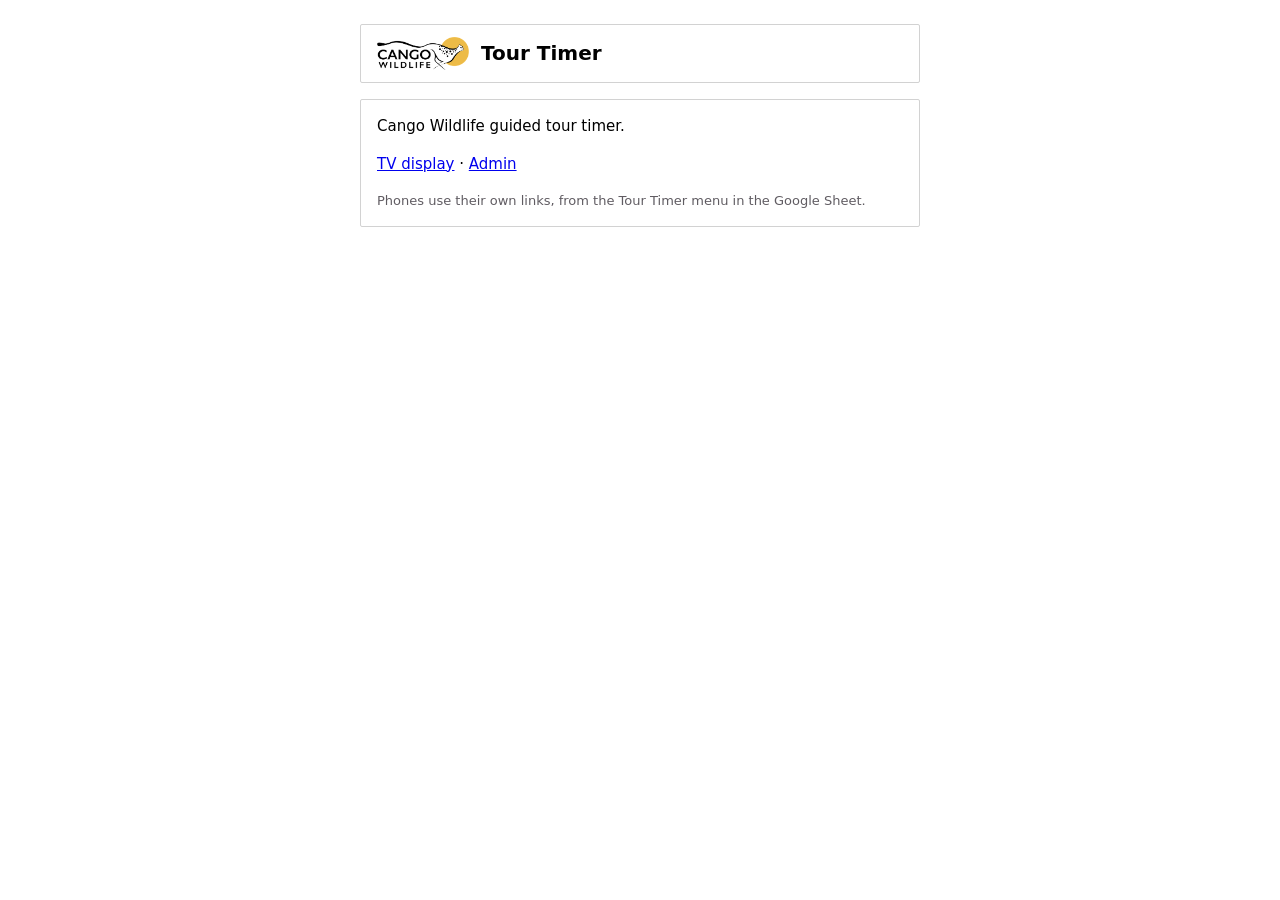
<file: index.html>
<!doctype html>
<html lang="en-ZA">
<head>
<meta charset="utf-8">
<meta name="viewport" content="width=device-width, initial-scale=1">
<meta name="robots" content="noindex">
<title>Tour Timer</title>
<link rel="stylesheet" href="assets/app.css">
</head>
<body data-page="home">
<main class="wrap" style="max-width:560px">
  <header class="bar"><div class="title"><h1>Tour Timer</h1></div></header>
  <div class="card">
    <p>Cango Wildlife guided tour timer.</p>
    <p><a href="tv.html">TV display</a> · <a href="admin.html">Admin</a></p>
    <p class="hint">Phones use their own links, from the Tour Timer menu in the Google Sheet.</p>
  </div>
</main>
</body>
</html>
</file>
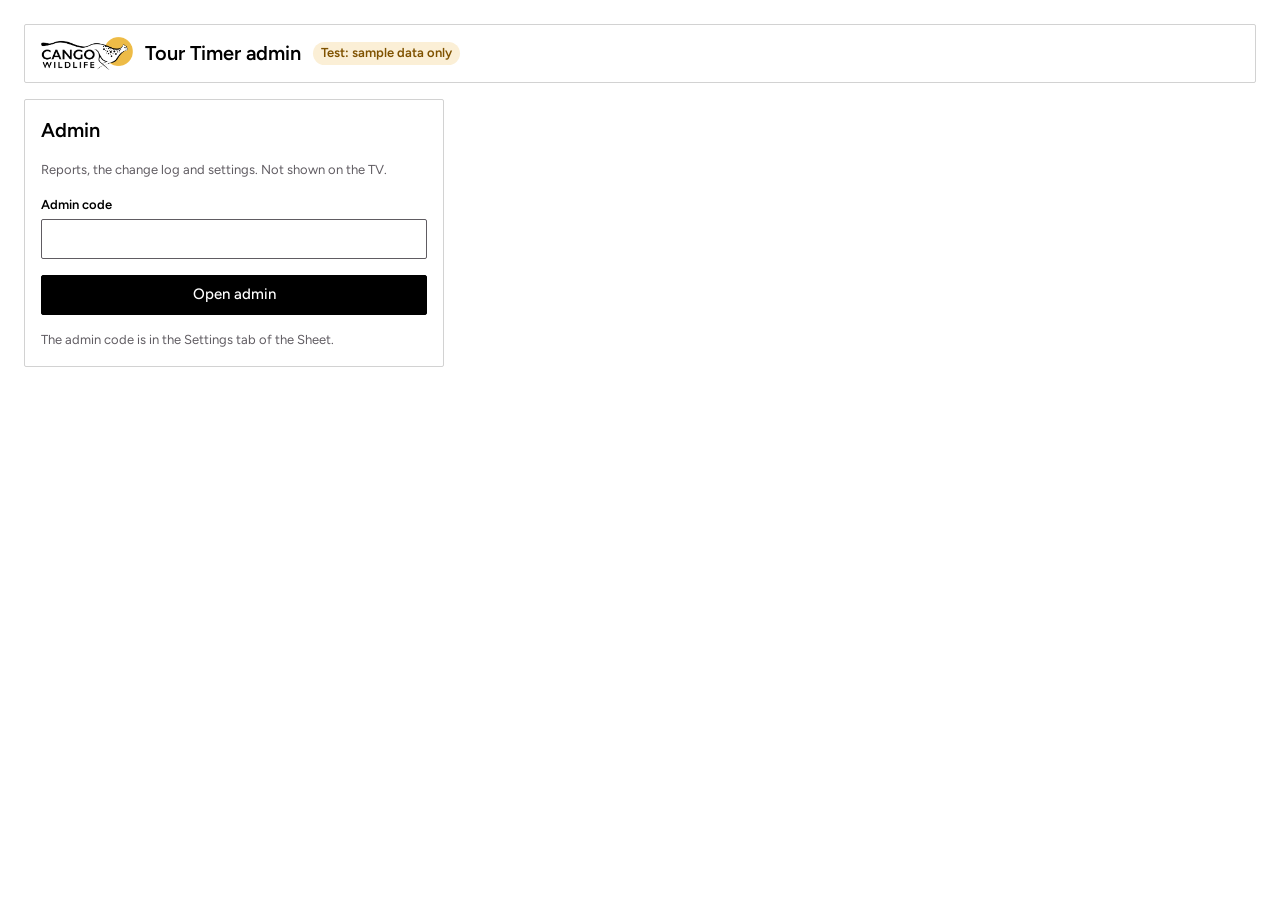
<file: admin.html>
<!doctype html>
<html lang="en-ZA">
<head>
<meta charset="utf-8">
<meta name="viewport" content="width=device-width, initial-scale=1, viewport-fit=cover">
<meta name="robots" content="noindex">
<title>Tour Timer admin</title>
<link rel="preconnect" href="https://fonts.googleapis.com">
<link rel="preconnect" href="https://fonts.gstatic.com" crossorigin>
<link rel="stylesheet" href="https://fonts.googleapis.com/css2?family=Figtree:wght@300;400;500;600;700&display=swap">
<link rel="stylesheet" href="assets/app.css">
</head>
<body data-page="admin">
<div class="wrap">
  <header class="bar">
    <div class="title"><h1>Tour Timer admin</h1><span class="tag" id="env-tag" hidden></span></div>
  </header>
  <main id="admin"></main>
</div>
<div class="toast" id="toast" role="status" aria-live="polite" hidden></div>
<script src="assets/core.js"></script>
<script src="assets/config.js"></script>
<script>
  // Shows "Test: sample data only" while testing; config.js sets it.
  if (CONFIG.environmentLabel) { const t = document.getElementById('env-tag'); t.textContent = CONFIG.environmentLabel; t.hidden = false; }
</script>
<script src="assets/app.js"></script>
</body>
</html>
</file>
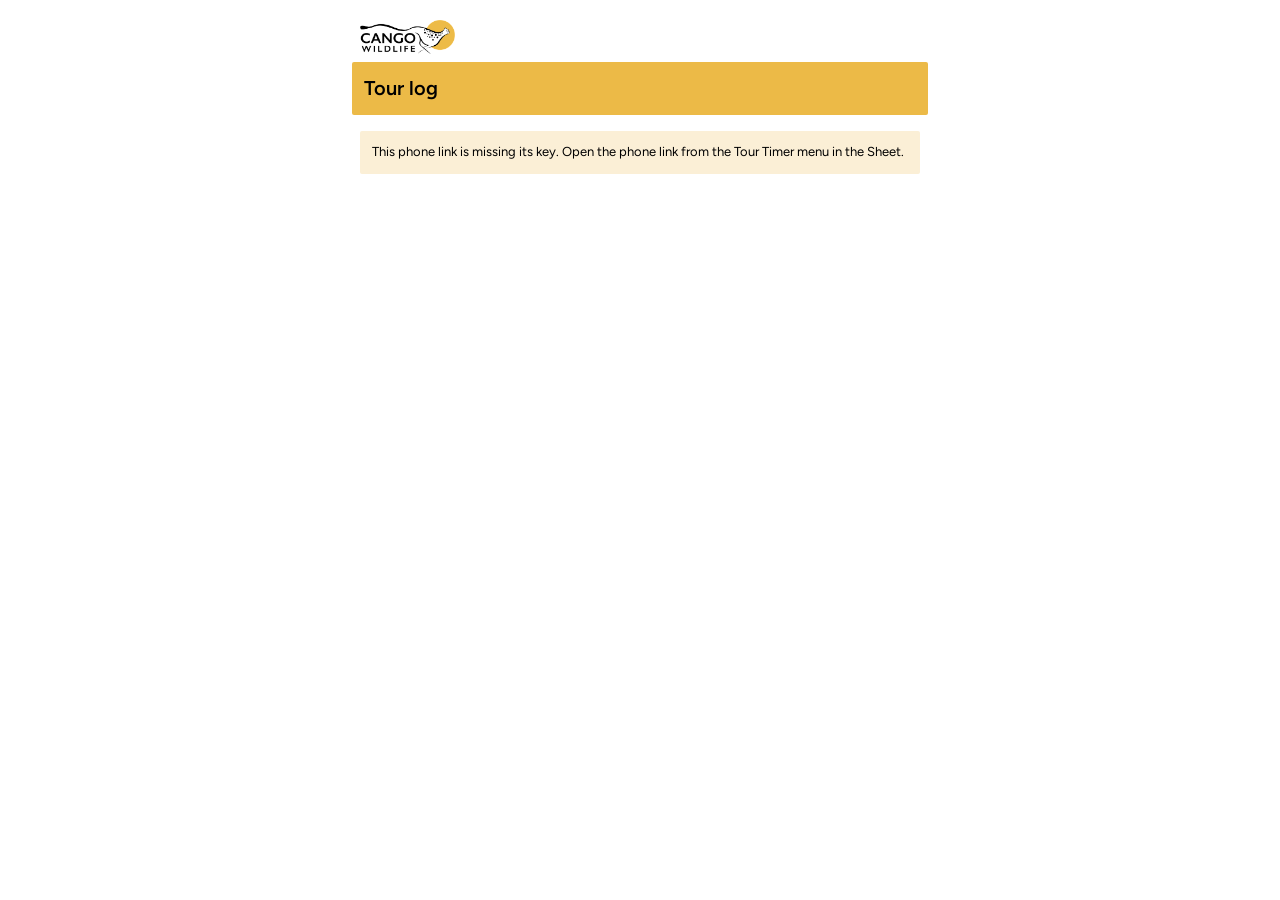
<file: phone.html>
<!doctype html>
<html lang="en-ZA">
<head>
<meta charset="utf-8">
<meta name="viewport" content="width=device-width, initial-scale=1, viewport-fit=cover">
<meta name="robots" content="noindex">
<meta name="theme-color" content="#ecba47">
<title>Tour log</title>
<link rel="preconnect" href="https://fonts.googleapis.com">
<link rel="preconnect" href="https://fonts.gstatic.com" crossorigin>
<link rel="stylesheet" href="https://fonts.googleapis.com/css2?family=Figtree:wght@300;400;500;600;700&display=swap">
<link rel="stylesheet" href="assets/app.css">
</head>
<body data-page="phone">
<main class="phone" id="phone" aria-label="Tour log"></main>
<div class="toast" id="toast" role="status" aria-live="polite" hidden></div>
<script src="assets/core.js"></script>
<script src="assets/config.js"></script>
<script src="assets/app.js"></script>
</body>
</html>
</file>
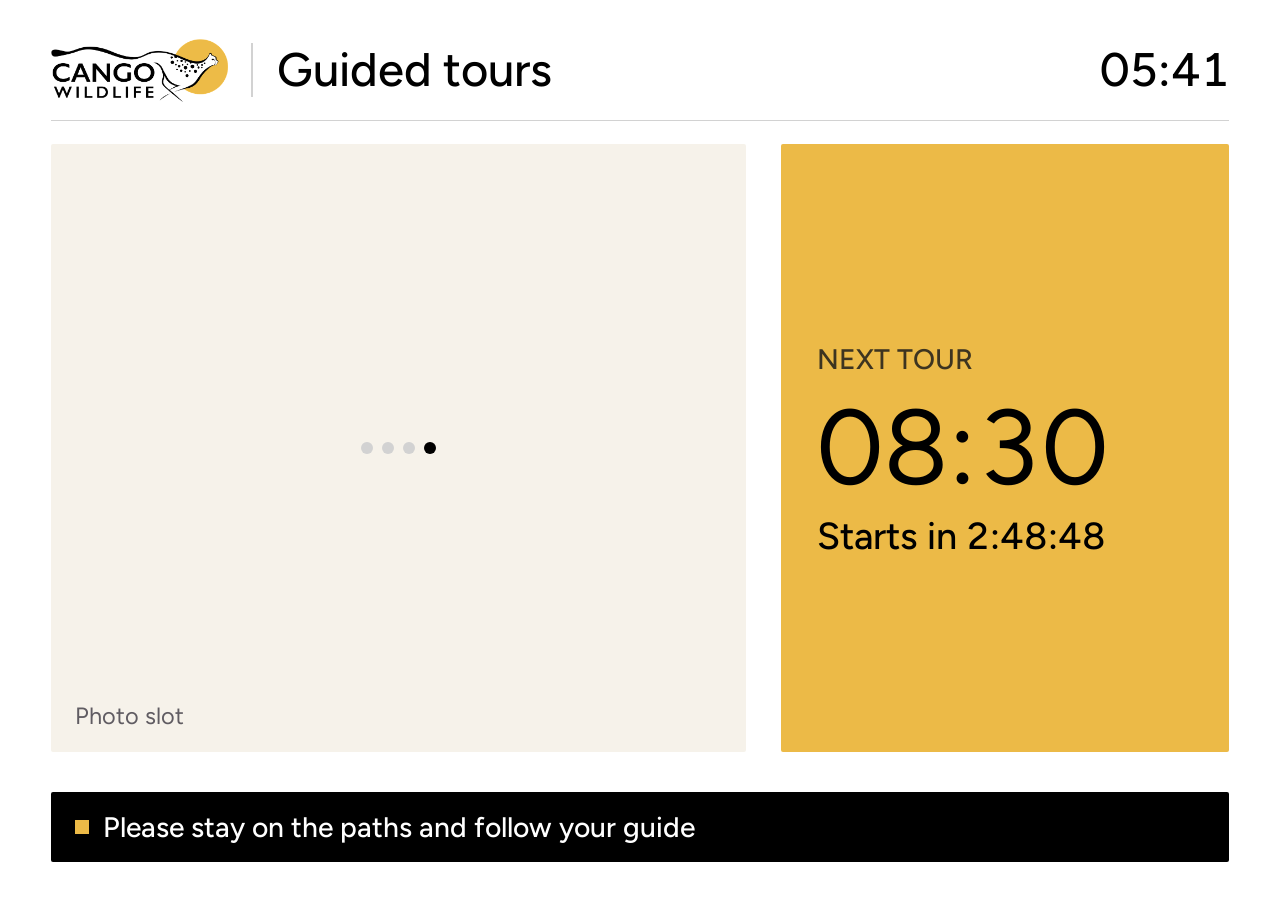
<file: tv.html>
<!doctype html>
<html lang="en-ZA">
<head>
<meta charset="utf-8">
<meta name="viewport" content="width=device-width, initial-scale=1">
<title>Tour Timer TV</title>
<link rel="preconnect" href="https://fonts.googleapis.com">
<link rel="preconnect" href="https://fonts.gstatic.com" crossorigin>
<link rel="stylesheet" href="https://fonts.googleapis.com/css2?family=Figtree:wght@300;400;500;600;700&display=swap">
<link rel="stylesheet" href="assets/app.css">
</head>
<body data-page="tv">
<div class="tv-shell"><div class="tv" id="tv" role="region" aria-label="Guided tour times" aria-live="off"></div></div>
<div class="toast" id="toast" role="status" aria-live="polite" hidden></div>
<script src="assets/core.js"></script>
<script src="assets/config.js"></script>
<script src="assets/app.js"></script>
</body>
</html>
</file>
<file: assets/app.css>
/* Tour Timer styles, shared by tv.html, phone.html and admin.html.
   Brand: Cango Wildlife brand guide, direction B "Sun disc". Hex codes from the guide; derived shades marked D.
   Gill Sans first; Figtree stands in until a Gill Sans web licence is decided. Tracking 0, corners 2px. */
:root {
  --mustard: #ecba47; --black: #000000; --white: #ffffff; --ink: #252518; --tint: #f6f2ea; --slate: #605c62; --grey: #d2d2d2;
  --bg: var(--white); --surface: var(--white); --surface-2: var(--tint); --fg: var(--black); --muted: var(--slate);
  --line: var(--grey); --field-line: var(--slate); --accent: var(--black); --accent-fg: var(--white); --accent-soft: #fbf1d9; /* D: mustard on white */
  --warn: #7f5200; --warn-soft: #fbefd6; --danger: #a12828; --danger-soft: #f8e2e2;
  --split-1: #2f6fb0; --split-2: #8a4fb5; --split-3: #b5651d; --split-4: #2a8a8a;
  --logo-app: url(img/logo-black-text.png);
  --font-ui: "Gill Sans Nova", "Gill Sans MT", "Gill Sans", "Figtree", system-ui, sans-serif;
  --font-display: "Gill Sans Nova", "Gill Sans MT", "Gill Sans", "Figtree", system-ui, sans-serif;
  --fs-s: 13px; --fs-m: 15px; --fs-l: 20px;
  --sp-1: 4px; --sp-2: 8px; --sp-3: 12px; --sp-4: 16px; --sp-5: 24px; --sp-6: 32px;
  --radius: 2px;
}
@media (prefers-color-scheme: dark) { :root:not([data-theme="light"]) {
  --bg: var(--black); --surface: #1a1a14; --surface-2: var(--ink); --fg: var(--white); --muted: var(--grey);
  --line: #3b3b30; --field-line: #8d8a8f; --accent: var(--mustard); --accent-fg: var(--black); --accent-soft: #3a3115; /* D */
  --warn: #e6b45c; --warn-soft: #382b13; --danger: #f08c8c; --danger-soft: #3b1c1c;
  --split-1: #7fb2e6; --split-2: #c49ae6; --split-3: #e6a46b; --split-4: #6fd0cc;
  --logo-app: url(img/logo-white-text.png); color-scheme: dark;
} }
:root[data-theme="dark"] {
  --bg: var(--black); --surface: #1a1a14; --surface-2: var(--ink); --fg: var(--white); --muted: var(--grey);
  --line: #3b3b30; --field-line: #8d8a8f; --accent: var(--mustard); --accent-fg: var(--black); --accent-soft: #3a3115;
  --warn: #e6b45c; --warn-soft: #382b13; --danger: #f08c8c; --danger-soft: #3b1c1c;
  --split-1: #7fb2e6; --split-2: #c49ae6; --split-3: #e6a46b; --split-4: #6fd0cc;
  --logo-app: url(img/logo-white-text.png); color-scheme: dark;
}
/* The TV has its own look, set in CONFIG.tvTheme, so it does not follow the device it is previewed on. */
.tv {
  --tv-bg: var(--white); --tv-fg: var(--black); --tv-muted: var(--slate); --tv-accent: var(--black); --tv-line: var(--grey);
  --tv-fill: var(--black); --panel: var(--mustard); --panel-fg: var(--black); --panel-muted: #3d3420; /* D: 8.5:1 on mustard */
  --slide-bg: var(--tint); --slide-fg: var(--slate); --band: var(--black); --band-fg: var(--white); --band-dot: var(--mustard);
  --logo-tv: url(img/logo-black-text.png);
}
.tv[data-tv="dark"] {
  --tv-bg: var(--black); --tv-fg: var(--white); --tv-muted: var(--grey); --tv-accent: var(--mustard); --tv-line: #2e2e25;
  --slide-bg: var(--ink); --slide-fg: var(--grey); --band: var(--mustard); --band-fg: var(--black); --band-dot: var(--black);
  --logo-tv: url(img/logo-white-text.png);
}
* { box-sizing: border-box; }
body {
  background: var(--bg); color: var(--fg); font-family: var(--font-ui); font-size: var(--fs-m); line-height: 1.45;
  padding-left: max(16px, env(safe-area-inset-left, 0px)); padding-right: max(16px, env(safe-area-inset-right, 0px));
  padding-block: var(--sp-4) var(--sp-6);
}
h1, h2, h3 { margin: 0; font-family: var(--font-display); font-weight: 600; text-wrap: balance; }
h1 { font-size: var(--fs-l); } h2 { font-size: var(--fs-l); } h3 { font-size: var(--fs-m); }
p { margin: 0; }
button, input, select, textarea { font: inherit; color: inherit; }
:focus-visible { outline: 3px solid var(--accent); outline-offset: 2px; }
.muted { color: var(--muted); }
.small { font-size: var(--fs-s); }
.num { font-variant-numeric: tabular-nums; }
.stack { display: grid; gap: var(--sp-3); }
.row-flex { display: flex; flex-wrap: wrap; gap: var(--sp-2); align-items: center; }
.wrap { max-width: 1240px; margin: 0 auto; display: grid; gap: var(--sp-4); }

/* Buttons and fields */
.btn { display: inline-flex; align-items: center; justify-content: center; gap: var(--sp-2); min-height: 40px; padding: var(--sp-2) var(--sp-4);
  border: 1px solid var(--line); border-radius: var(--radius); background: var(--surface); cursor: pointer; font-weight: 500; transition: background-color 120ms; }
.btn:hover { background: var(--surface-2); }
.btn.primary { background: var(--accent); border-color: var(--accent); color: var(--accent-fg); }
.btn.primary:hover { filter: brightness(1.08); }
.btn.danger { color: var(--danger); }
.btn.small { min-height: 32px; padding: var(--sp-1) var(--sp-3); font-size: var(--fs-s); }
.btn[aria-pressed="true"] { background: var(--accent-soft); border-color: var(--accent); }
.link { background: none; border: 0; padding: 0; color: var(--accent); text-decoration: underline; cursor: pointer; font-size: var(--fs-s); }
label { font-size: var(--fs-s); font-weight: 600; }
.field { display: grid; gap: var(--sp-1); min-width: 0; }
input, select, textarea { min-height: 40px; padding: var(--sp-2) var(--sp-3); border: 1px solid var(--line); border-radius: var(--radius); background: var(--surface); width: 100%; }
textarea { min-height: 160px; font-family: ui-monospace, Menlo, Consolas, monospace; font-size: var(--fs-s); }
.err { color: var(--danger); font-size: var(--fs-s); font-weight: 500; }
.err:empty { display: none; }
.hint { color: var(--muted); font-size: var(--fs-s); }
.grid2 { display: grid; grid-template-columns: repeat(2, minmax(0, 1fr)); gap: var(--sp-3); }

/* Page header (admin) */
.bar { display: flex; flex-wrap: wrap; gap: var(--sp-3) var(--sp-5); align-items: center; justify-content: space-between;
  padding: var(--sp-3) var(--sp-4); background: var(--surface); border: 1px solid var(--line); border-radius: var(--radius); }
.bar .title { display: flex; gap: var(--sp-3); align-items: center; flex-wrap: wrap; }
.tag { font-size: var(--fs-s); padding: 2px var(--sp-2); border-radius: 999px; background: var(--warn-soft); color: var(--warn); font-weight: 600; }
.controls { display: flex; flex-wrap: wrap; gap: var(--sp-2); align-items: center; }
.controls .clock { font-family: var(--font-display); font-size: var(--fs-l); font-weight: 600; min-width: 5.5ch; }
.controls input[type="time"] { width: auto; min-height: 32px; padding: var(--sp-1) var(--sp-2); }
.switch { display: inline-flex; align-items: center; gap: var(--sp-2); font-weight: 600; font-size: var(--fs-s); cursor: pointer; }
.switch input { width: 18px; min-height: 18px; height: 18px; accent-color: var(--accent); }
.divider { width: 1px; align-self: stretch; background: var(--line); }


/* TV: its own fixed dark palette, sized from its own width */
.tv-shell { container-type: inline-size; }
.tv { container-type: inline-size; aspect-ratio: 16 / 9; max-width: 100%; background: var(--tv-bg); color: var(--tv-fg); border-radius: var(--radius);
  display: grid; grid-template-rows: auto minmax(0, 1fr) auto; padding: 3cqw 4cqw; overflow: hidden; font-family: var(--font-display); }
.tv .t-s { font-size: 2.4cqw; color: var(--tv-muted); font-weight: 500; letter-spacing: 0.04em; }
.tv .t-l { font-size: 4cqw; font-weight: 600; line-height: 1.15; }
.tv .t-xl { font-size: 16cqw; font-weight: 700; line-height: 0.95; font-variant-numeric: tabular-nums; letter-spacing: -0.01em; }
.tv-top { display: flex; justify-content: space-between; align-items: center; border-bottom: 1px solid var(--tv-line); padding-bottom: 1.5cqw; }
.tv-brand { display: flex; align-items: center; gap: 1.2cqw; }
.tv-logo { width: 4.4cqw; height: 4.4cqw; border: 2px dashed var(--tv-muted); border-radius: 6px; display: grid; place-items: center; font-size: 1.3cqw; color: var(--tv-muted); }
/* Layout states (data-s on .tv): idle = media large; approach = timer large; call and departed = timer full screen */
.tv-body { display: grid; grid-template-columns: 62% 38%; min-height: 0; padding: 2cqw 0; transition: grid-template-columns 180ms ease-out; }
.tv[data-s="approach"] .tv-body { grid-template-columns: 34% 66%; }
.tv[data-s="call"] .tv-body, .tv[data-s="departed"] .tv-body { grid-template-columns: 0% 100%; }
.tv-media { min-width: 0; overflow: hidden; padding-right: 3cqw; transition: opacity 180ms ease-out, visibility 0s linear 0s; }
.tv[data-s="call"] .tv-media, .tv[data-s="departed"] .tv-media { opacity: 0; visibility: hidden; padding-right: 0; transition: opacity 180ms ease-out, visibility 0s linear 180ms; }
.tv-slide { height: 100%; border: 2px dashed var(--tv-line); border-radius: 1cqw; display: grid; align-content: center; justify-items: center; gap: 1.4cqw; text-align: center; padding: 0 2cqw; }
.tv-slide svg { width: 7cqw; height: 7cqw; color: var(--tv-accent); }
.tv-dots { display: flex; gap: 0.8cqw; }
.tv-dots span { width: 1cqw; height: 1cqw; border-radius: 50%; background: var(--tv-line); }
.tv-dots span.on { background: var(--tv-accent); }
.tv-main { display: grid; align-content: center; gap: 1.4cqw; min-width: 0; }
.tv[data-s="idle"] .t-xl { font-size: 9cqw; }
.tv[data-s="idle"] .tv-main .t-l { font-size: 3.2cqw; }
.tv[data-s="approach"] .t-xl { font-size: 14cqw; }
.tv-fade { animation: tv-fade 180ms ease-out; }
@keyframes tv-fade { from { opacity: 0; } }
.tv-eyebrow { text-transform: uppercase; color: var(--tv-accent) !important; }
.tv-join { display: grid; grid-template-columns: minmax(0, 1.1fr) minmax(0, 1fr); gap: 3cqw; align-items: end; }
.tv-meter { height: 1cqw; background: var(--tv-line); border-radius: 999px; overflow: hidden; }
.tv-meter span { display: block; height: 100%; background: var(--tv-accent); }
.tv-foot { border-top: 1px solid var(--tv-line); padding-top: 1.5cqw; display: flex; align-items: center; gap: 1.2cqw; min-height: 0; overflow: hidden;
  max-height: 9cqw; transition: max-height 180ms ease-out, opacity 180ms ease-out, padding 180ms ease-out; }
.tv[data-s="call"] .tv-foot, .tv[data-s="departed"] .tv-foot { max-height: 0; opacity: 0; padding-top: 0; border-top-color: transparent; }
.tv-foot-dot { width: 1.2cqw; height: 1.2cqw; border-radius: 50%; background: var(--tv-accent); flex: none; }
.tv-ticker { white-space: nowrap; overflow: hidden; text-overflow: ellipsis; color: var(--tv-fg) !important; }
.tv-accent { color: var(--tv-accent); }

/* Phone: fills the phone's screen */
.phone { width: 100%; max-width: 560px; margin: 0 auto; background: var(--surface); display: grid; align-content: start; gap: var(--sp-4); }
.ph-head { display: flex; justify-content: space-between; align-items: center; gap: var(--sp-2); }
.pill { display: inline-flex; align-items: center; gap: var(--sp-1); font-size: var(--fs-s); font-weight: 600; padding: 2px var(--sp-2); border-radius: 999px; background: var(--accent-soft); color: var(--accent); }
.pill.off { background: var(--warn-soft); color: var(--warn); }
.pill::before { content: ""; width: 8px; height: 8px; border-radius: 50%; background: currentColor; }
.ph-who { display: flex; justify-content: space-between; align-items: center; gap: var(--sp-2); padding: var(--sp-2) var(--sp-3); background: var(--surface-2); border-radius: var(--radius); font-size: var(--fs-s); }
.slots { list-style: none; margin: 0; padding: 0; display: grid; gap: var(--sp-2); }
.slot { border: 1px solid var(--line); border-radius: var(--radius); padding: var(--sp-3); display: grid; gap: var(--sp-2); background: var(--surface); }
.slot.is-running { border-color: var(--accent); }
.slot.is-due { border-color: var(--accent); background: var(--accent-soft); }
.slot-main { display: grid; grid-template-columns: 4.2ch minmax(0, 1fr); gap: var(--sp-3); align-items: start; }
.slot-time { font-family: var(--font-display); font-size: var(--fs-l); font-weight: 600; font-variant-numeric: tabular-nums; line-height: 1.2; }
.slot-info { display: grid; gap: 2px; min-width: 0; font-size: var(--fs-s); }
.chip { justify-self: start; font-size: var(--fs-s); font-weight: 600; padding: 0 var(--sp-2); border-radius: 999px; background: var(--surface-2); color: var(--muted); }
.chip.running, .chip.due { background: var(--accent); color: var(--accent-fg); }
.chip.done { background: var(--surface-2); color: var(--fg); }
.chip.gathering { background: var(--accent-soft); color: var(--accent); border: 1px solid var(--accent); }
.slot.is-gathering { border-color: var(--accent); }
.counters { display: grid; gap: var(--sp-3); padding: var(--sp-3); background: var(--surface-2); border-radius: var(--radius); }
.counter { display: flex; justify-content: space-between; align-items: center; gap: var(--sp-2); flex-wrap: wrap; font-size: var(--fs-s); font-weight: 600; }
.stepper { display: inline-flex; align-items: center; border: 1px solid var(--line); border-radius: var(--radius); background: var(--surface); overflow: hidden; }
.stepper button { width: 44px; height: 40px; border: 0; background: var(--surface); font-size: var(--fs-l); cursor: pointer; color: var(--fg); }
.stepper button:hover { background: var(--surface-2); }
.stepper output { min-width: 3.5ch; text-align: center; font-family: var(--font-display); font-size: var(--fs-l); font-weight: 600; font-variant-numeric: tabular-nums; }
.order-list { list-style: none; margin: var(--sp-2) 0; padding: 0; display: grid; gap: var(--sp-1); }
.order-list li { display: flex; justify-content: space-between; align-items: center; gap: var(--sp-2); padding: var(--sp-1) var(--sp-2); border: 1px solid var(--line); border-radius: var(--radius); }
.order-box { border: 1px solid var(--line); border-radius: var(--radius); padding: var(--sp-3); }
.stat .sub { font-size: var(--fs-s); color: var(--muted); }
.owner-note { font-size: var(--fs-s); color: var(--muted); }
.slot.split { border-left: 6px solid var(--sc); }
.chip.split { background: var(--surface); color: var(--fg); border: 2px solid var(--sc); }
.chip.walk { background: var(--surface); color: var(--muted); border: 1px dashed var(--line); }
.check { display: flex; gap: var(--sp-2); align-items: center; font-size: var(--fs-s); font-weight: 600; }
.check input { width: 18px; min-height: 18px; height: 18px; accent-color: var(--accent); }
.fallback { border-top: 1px solid var(--line); padding-top: var(--sp-3); }
.seg { display: flex; flex-wrap: wrap; gap: 0; border: 1px solid var(--line); border-radius: var(--radius); overflow: hidden; background: var(--surface); }
.seg button { flex: 1 1 auto; min-height: 40px; padding: var(--sp-2) var(--sp-3); border: 0; border-right: 1px solid var(--line); background: var(--surface); cursor: pointer; font-weight: 600; color: var(--muted); }
.seg button:last-child { border-right: 0; }
.seg button[aria-pressed="true"] { background: var(--accent); color: var(--accent-fg); }
.tv-call { display: grid; grid-template-columns: minmax(0, 1fr) auto; gap: 3cqw; align-items: end; }
.tv-call-text { display: grid; gap: 1.6cqw; }
.tv-arrow { width: 7cqw; height: 12cqw; color: var(--tv-accent); animation: tv-bob 1.6s ease-in-out infinite; }
@keyframes tv-bob { 50% { transform: translateY(0.8cqw); } }
@media (prefers-reduced-motion: reduce) { .tv-arrow, .tv-fade { animation: none; } .tv-body, .tv-media, .tv-foot { transition: none; } }
.tv-extra { border-top: 1px solid var(--tv-line); padding-top: 1.2cqw; }
.chip.missing { background: var(--danger-soft); color: var(--danger); }
.chip.pending { background: var(--warn); color: var(--surface); }
.slot.is-pending { border-color: var(--warn); background: var(--warn-soft); }
.chip.extra { background: var(--surface-2); color: var(--fg); border: 1px solid var(--line); }
.slot-acts { display: flex; flex-wrap: wrap; gap: var(--sp-2); }
.panel { border-top: 1px solid var(--line); padding-top: var(--sp-3); display: grid; gap: var(--sp-3); }
.panel-box { border: 1px solid var(--accent); border-radius: var(--radius); padding: var(--sp-3); display: grid; gap: var(--sp-3); }

/* Admin */
.card { background: var(--surface); border: 1px solid var(--line); border-radius: var(--radius); padding: var(--sp-4); display: grid; gap: var(--sp-4); min-width: 0; }
.tabs { display: flex; gap: var(--sp-2); flex-wrap: wrap; border-bottom: 1px solid var(--line); }
.tab { background: none; border: 0; border-bottom: 3px solid transparent; padding: var(--sp-2) var(--sp-3); cursor: pointer; font-weight: 600; color: var(--muted); }
.tab[aria-selected="true"] { color: var(--fg); border-bottom-color: var(--accent); }
.stats { display: grid; grid-template-columns: repeat(auto-fit, minmax(150px, 1fr)); gap: var(--sp-3); }
.stat { border: 1px solid var(--line); border-radius: var(--radius); padding: var(--sp-3); display: grid; gap: var(--sp-1); }
.stat b { font-family: var(--font-display); font-size: var(--fs-l); font-weight: 600; font-variant-numeric: tabular-nums; }
.stat.warn { border-color: var(--warn); background: var(--warn-soft); }
.tbl-wrap { overflow-x: auto; }
table { border-collapse: collapse; width: 100%; font-size: var(--fs-s); font-variant-numeric: tabular-nums; }
th, td { text-align: left; padding: var(--sp-2) var(--sp-3); border-bottom: 1px solid var(--line); vertical-align: top; }
th { color: var(--muted); font-weight: 600; white-space: nowrap; }
td.r, th.r { text-align: right; }
.empty { padding: var(--sp-4); text-align: center; color: var(--muted); border: 1px dashed var(--line); border-radius: var(--radius); }
.notice { padding: var(--sp-3); border-radius: var(--radius); background: var(--accent-soft); font-size: var(--fs-s); }
.notice.warn { background: var(--warn-soft); }
.times { display: flex; flex-wrap: wrap; gap: var(--sp-2); }
.time-chip { display: inline-flex; align-items: center; gap: var(--sp-1); border: 1px solid var(--line); border-radius: 999px; padding: 2px 2px 2px var(--sp-3); font-variant-numeric: tabular-nums; }
.time-chip button { width: 28px; height: 28px; border-radius: 50%; border: 0; background: var(--surface-2); cursor: pointer; }
details summary { cursor: pointer; font-weight: 600; }

.toast { position: fixed; left: 50%; transform: translateX(-50%); bottom: calc(var(--sp-4) + env(safe-area-inset-bottom, 0px)); background: var(--fg); color: var(--bg);
  padding: var(--sp-2) var(--sp-4); border-radius: var(--radius); font-weight: 500; max-width: calc(100% - 32px); }
@media (max-width: 480px) { .grid2 { grid-template-columns: minmax(0, 1fr); } }
@media (prefers-reduced-motion: reduce) { * { transition: none !important; } }

/* ---------- Cango Wildlife brand: direction B, Sun disc ---------- */
.tv .t-s, .tv .t-xl, h1, h2, h3 { letter-spacing: 0 !important; }
h1, h2, h3 { font-weight: 600; }
.slot-main { grid-template-columns: 5.4ch minmax(0, 1fr); }
input, select, textarea { border-color: var(--field-line); }
.bar .title::before { content: ""; display: block; width: 92px; height: 33px; background: var(--logo-app) left center / contain no-repeat; }
.phone::before { content: ""; display: block; height: 34px; background: var(--logo-app) left center / contain no-repeat; }
.ph-head { background: var(--mustard); color: var(--black); margin: calc(-1 * var(--sp-2)) calc(-1 * var(--sp-2)) 0; padding: var(--sp-3); border-radius: var(--radius); }
.ph-head .pill { background: var(--black); color: var(--mustard); }
.ph-head .pill.off { background: var(--black); color: #e6b45c; }
.slot.is-due, .slot.is-running { border-width: 2px; }
/* TV */
.tv-logo { border: 0 !important; width: 15cqw !important; height: 5.4cqw !important; font-size: 0 !important; background: var(--logo-tv) left center / contain no-repeat; }
.tv-brand { gap: 2cqw !important; }
.tv-brand .t-l { padding-left: 2cqw; border-left: 2px solid var(--tv-line); font-weight: 400; }
.tv .t-xl { font-weight: 400; }
.tv .t-l { font-weight: 500; }
.tv-body { gap: 0; }
.tv-slide { background: var(--slide-bg); border: 0 !important; border-radius: var(--radius) !important; position: relative; overflow: hidden; }
.tv-slide svg, .tv-slide .t-s { display: none; }
.tv-slide::after { content: "Photo slot"; position: absolute; left: 2cqw; bottom: 1.6cqw; font-size: 2cqw; color: var(--slide-fg); }
.tv-main { background: var(--panel); color: var(--panel-fg); padding: 2.5cqw 3cqw; border-radius: var(--radius); position: relative; overflow: hidden; }
.tv-main > * { position: relative; }
/* The spots sit fully inside the panel, so none is cut by its edge */
.tv-main::before { content: ""; position: absolute; right: 2.4cqw; top: 2.4cqw; width: 9cqw; height: 11.4cqw; display: none;
  background: var(--black); -webkit-mask: url(img/spots.png) center / contain no-repeat; mask: url(img/spots.png) center / contain no-repeat; }
.tv[data-s="approach"] .tv-main::before { display: block; }
.tv-main .t-s, .tv-main .tv-eyebrow { color: var(--panel-muted) !important; }
.tv-main .tv-accent, .tv-main .t-xl { color: var(--panel-fg) !important; }
.tv-main .tv-extra { border-top-color: rgba(0, 0, 0, .25); }
.tv-main .tv-meter { background: rgba(0, 0, 0, .18); }
.tv-meter span { background: var(--tv-fill); }
.tv-arrow { color: var(--panel-fg); }
.tv-foot { background: var(--band); color: var(--band-fg); padding: 1.2cqw 2cqw !important; border-top: 0 !important; margin-top: 1.4cqw; border-radius: var(--radius); }
.tv-foot .tv-ticker { color: var(--band-fg) !important; }
.tv-foot-dot { background: var(--band-dot) !important; border-radius: 0 !important; }
/* Bright conditions: for sun or glare on the screen. Heavier digits, no grey text, a bigger timer. */
.tv[data-bright] .t-xl { font-weight: 700; }
.tv[data-bright] .t-l { font-weight: 600; }
.tv[data-bright] .t-s, .tv[data-bright] .tv-main .t-s, .tv[data-bright] .tv-main .tv-eyebrow { color: inherit !important; font-weight: 600; }
.tv[data-bright] .tv-body { grid-template-columns: 28% 72%; }
.tv[data-bright][data-s="approach"] .tv-body { grid-template-columns: 0% 100%; }
.tv[data-bright][data-s="approach"] .tv-media { opacity: 0; visibility: hidden; padding-right: 0; }
.tv[data-bright] .tv-main::before { display: none !important; }
.tv-look { display: flex; flex-wrap: wrap; gap: var(--sp-2) var(--sp-3); align-items: center; }

/* ---------- page layouts ---------- */
/* TV: the whole screen is the display, 16:9 or whatever the TV gives */
body[data-page="tv"] { padding: 0; margin: 0; overflow: hidden; background: #000; }
body[data-page="tv"] .tv-shell { width: 100vw; height: 100vh; }
body[data-page="tv"] .tv { width: 100vw; height: 100vh; aspect-ratio: auto; border-radius: 0; }
/* Phone: a little breathing room at the edges */
body[data-page="phone"] { padding-block: var(--sp-3) var(--sp-6); }
.tag { justify-self: start; }
.toast { z-index: 10; }
</file>
